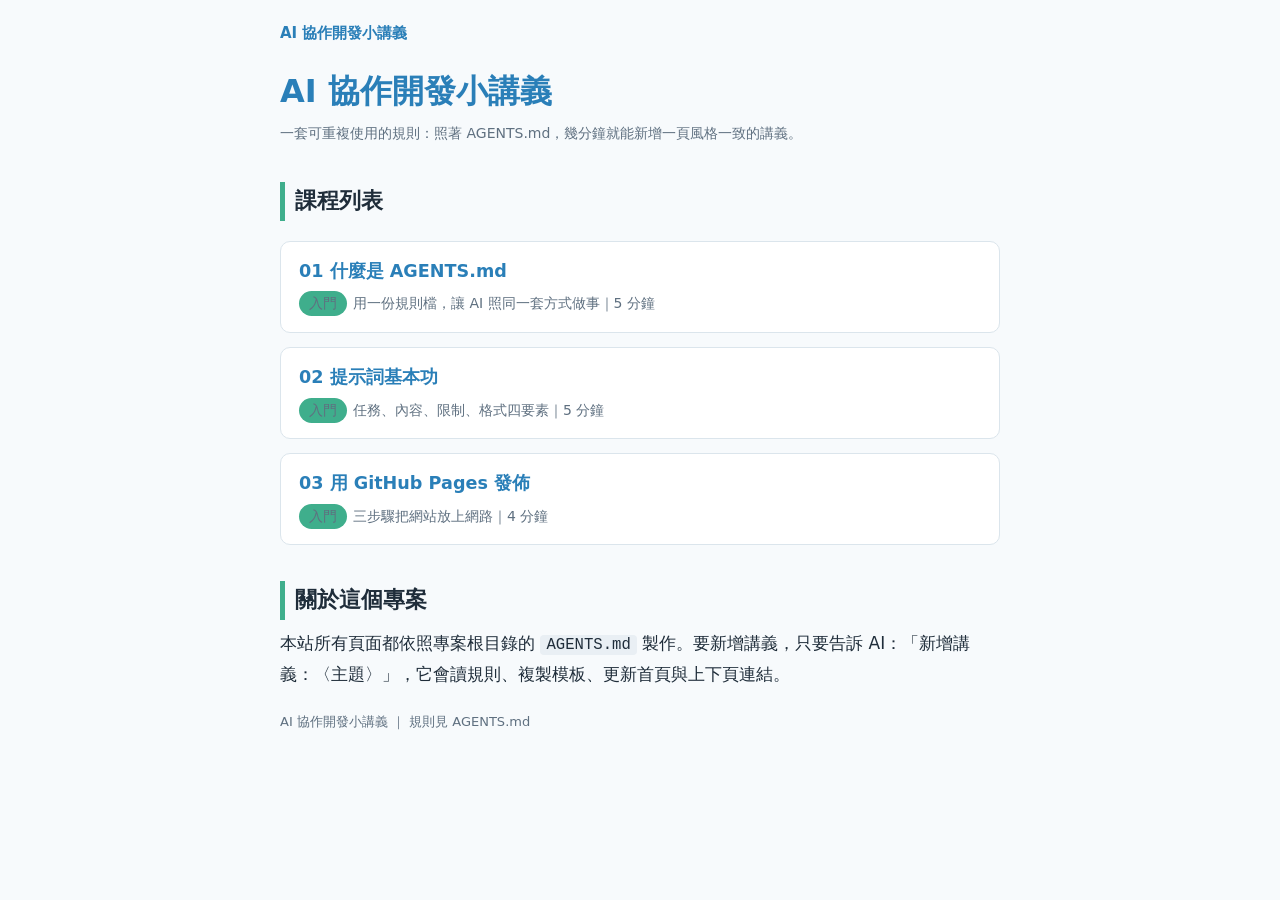
<file: index.html>
<!DOCTYPE html>
<html lang="zh-Hant-TW">
<head>
  <meta charset="UTF-8">
  <meta name="viewport" content="width=device-width, initial-scale=1">
  <title>AI 協作開發小講義</title>
  <meta name="description" content="用 AGENTS.md 規則檔，讓 AI 持續幫你擴充的講義網站。">
  <link rel="stylesheet" href="assets/style.css">
</head>
<body>
  <header class="site-header">
    <a href="index.html">AI 協作開發小講義</a>
  </header>

  <main>
    <h1>AI 協作開發小講義</h1>
    <p class="meta">一套可重複使用的規則：照著 AGENTS.md，幾分鐘就能新增一頁風格一致的講義。</p>

    <section>
      <h2>課程列表</h2>
      <div class="card-grid">
        <!-- LESSON-LIST:START -->
        <a class="card" href="lessons/01-what-is-agents-md.html">
          <strong>01 什麼是 AGENTS.md</strong>
          <span><span class="tag">入門</span>用一份規則檔，讓 AI 照同一套方式做事｜5 分鐘</span>
        </a>
        <a class="card" href="lessons/02-prompt-basics.html">
          <strong>02 提示詞基本功</strong>
          <span><span class="tag">入門</span>任務、內容、限制、格式四要素｜5 分鐘</span>
        </a>
        <a class="card" href="lessons/03-github-pages.html">
          <strong>03 用 GitHub Pages 發佈</strong>
          <span><span class="tag">入門</span>三步驟把網站放上網路｜4 分鐘</span>
        </a>
        <!-- LESSON-LIST:END -->
      </div>
    </section>

    <section>
      <h2>關於這個專案</h2>
      <p>本站所有頁面都依照專案根目錄的 <code>AGENTS.md</code> 製作。要新增講義，只要告訴 AI：「新增講義：〈主題〉」，它會讀規則、複製模板、更新首頁與上下頁連結。</p>
    </section>
  </main>

  <footer class="site-footer">
    AI 協作開發小講義 ｜ 規則見 AGENTS.md
  </footer>
</body>
</html>
</file>
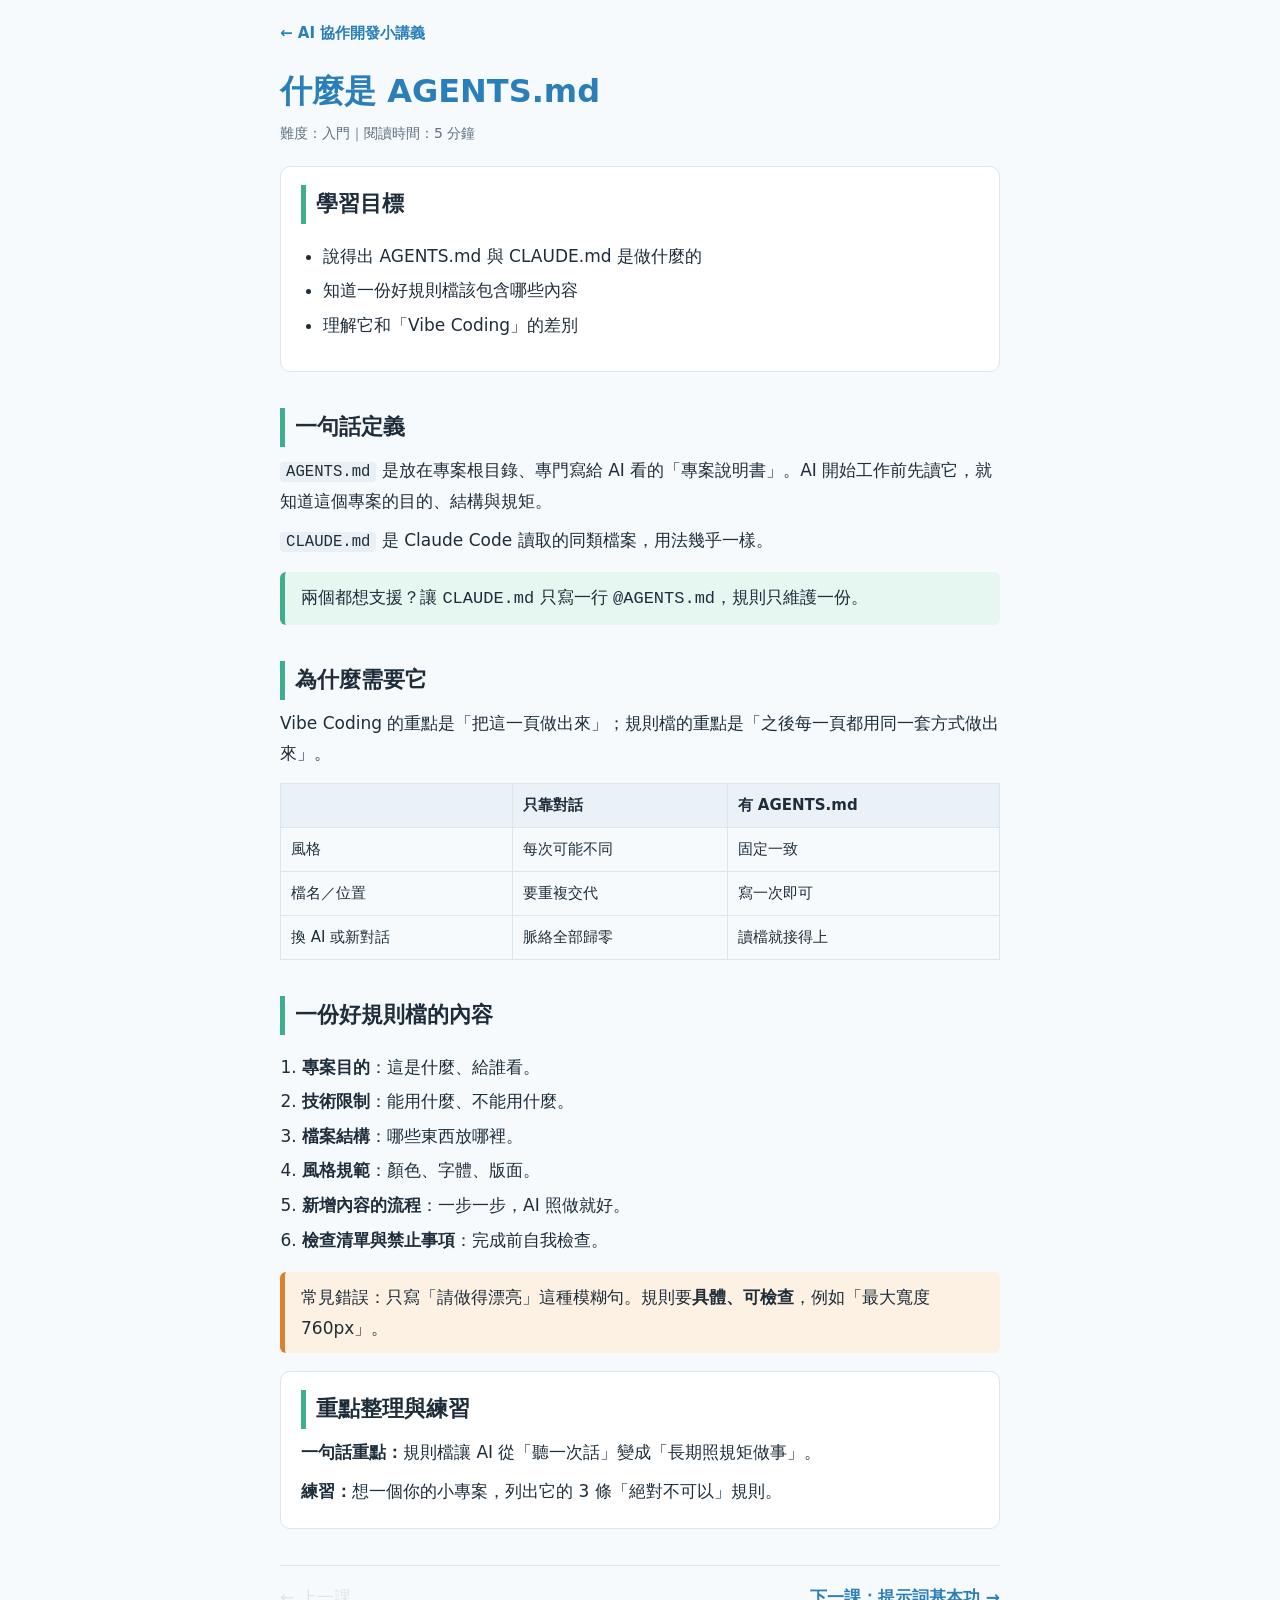
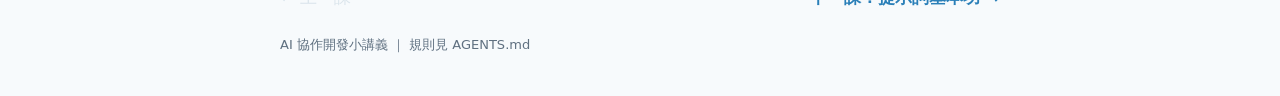
<file: 01-what-is-agents-md.html>
<!DOCTYPE html>
<html lang="zh-Hant-TW">
<head>
  <meta charset="UTF-8">
  <meta name="viewport" content="width=device-width, initial-scale=1">
  <title>什麼是 AGENTS.md | AI 協作開發小講義</title>
  <meta name="description" content="用一份規則檔，讓 AI 每次都照同一套方式幫你開發專案。">
  <link rel="stylesheet" href="../assets/style.css">
</head>
<body>
  <header class="site-header">
    <a href="../index.html">← AI 協作開發小講義</a>
  </header>

  <main>
    <h1>什麼是 AGENTS.md</h1>
    <p class="meta">難度：入門｜閱讀時間：5 分鐘</p>

    <section class="goal">
      <h2>學習目標</h2>
      <ul>
        <li>說得出 AGENTS.md 與 CLAUDE.md 是做什麼的</li>
        <li>知道一份好規則檔該包含哪些內容</li>
        <li>理解它和「Vibe Coding」的差別</li>
      </ul>
    </section>

    <section>
      <h2>一句話定義</h2>
      <p><code>AGENTS.md</code> 是放在專案根目錄、專門寫給 AI 看的「專案說明書」。AI 開始工作前先讀它，就知道這個專案的目的、結構與規矩。</p>
      <p><code>CLAUDE.md</code> 是 Claude Code 讀取的同類檔案，用法幾乎一樣。</p>
      <div class="callout tip">兩個都想支援？讓 <code>CLAUDE.md</code> 只寫一行 <code>@AGENTS.md</code>，規則只維護一份。</div>
    </section>

    <section>
      <h2>為什麼需要它</h2>
      <p>Vibe Coding 的重點是「把這一頁做出來」；規則檔的重點是「之後每一頁都用同一套方式做出來」。</p>
      <table>
        <tr><th></th><th>只靠對話</th><th>有 AGENTS.md</th></tr>
        <tr><td>風格</td><td>每次可能不同</td><td>固定一致</td></tr>
        <tr><td>檔名／位置</td><td>要重複交代</td><td>寫一次即可</td></tr>
        <tr><td>換 AI 或新對話</td><td>脈絡全部歸零</td><td>讀檔就接得上</td></tr>
      </table>
    </section>

    <section>
      <h2>一份好規則檔的內容</h2>
      <ol>
        <li><strong>專案目的</strong>：這是什麼、給誰看。</li>
        <li><strong>技術限制</strong>：能用什麼、不能用什麼。</li>
        <li><strong>檔案結構</strong>：哪些東西放哪裡。</li>
        <li><strong>風格規範</strong>：顏色、字體、版面。</li>
        <li><strong>新增內容的流程</strong>：一步一步，AI 照做就好。</li>
        <li><strong>檢查清單與禁止事項</strong>：完成前自我檢查。</li>
      </ol>
      <div class="callout warn">常見錯誤：只寫「請做得漂亮」這種模糊句。規則要<strong>具體、可檢查</strong>，例如「最大寬度 760px」。</div>
    </section>

    <section class="summary">
      <h2>重點整理與練習</h2>
      <p><strong>一句話重點：</strong>規則檔讓 AI 從「聽一次話」變成「長期照規矩做事」。</p>
      <p><strong>練習：</strong>想一個你的小專案，列出它的 3 條「絕對不可以」規則。</p>
    </section>

    <nav class="pager">
      <span class="disabled">← 上一課</span>
      <a href="02-prompt-basics.html">下一課：提示詞基本功 →</a>
    </nav>
  </main>

  <footer class="site-footer">
    AI 協作開發小講義 ｜ 規則見 AGENTS.md
  </footer>
</body>
</html>
</file>
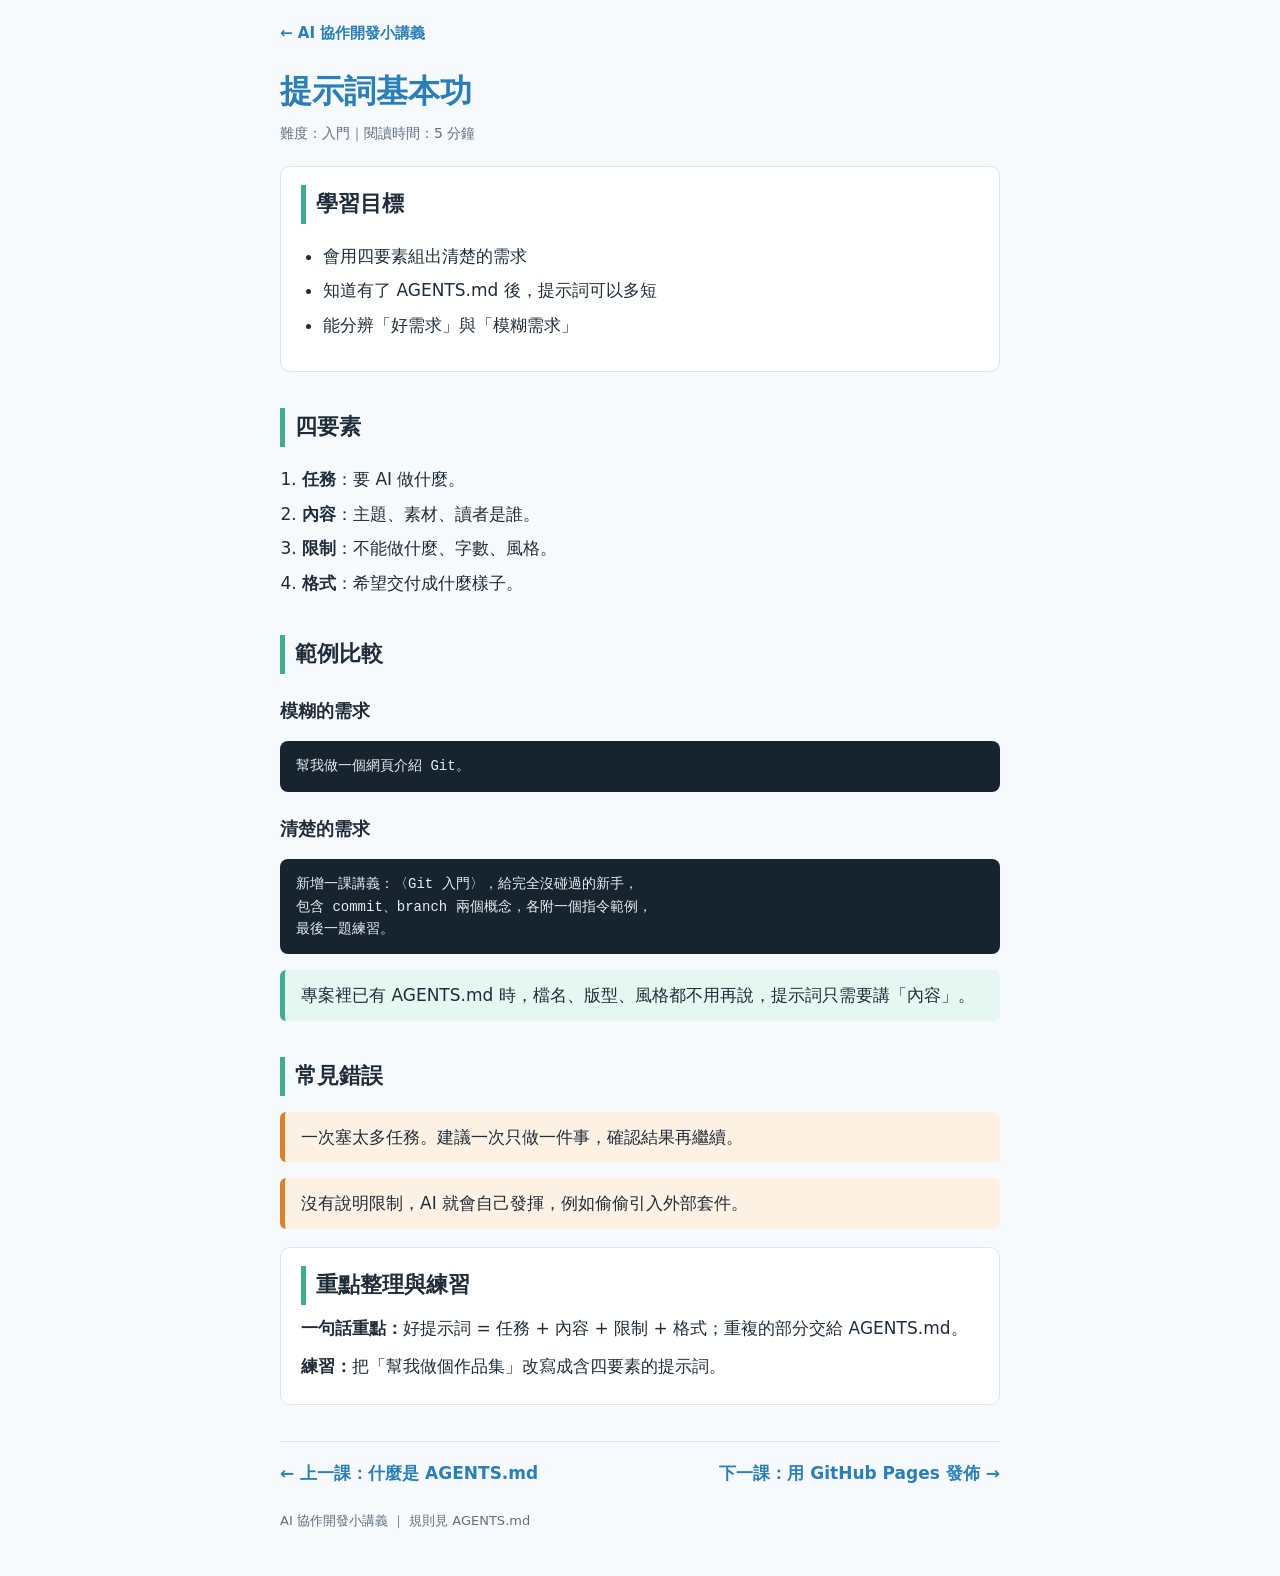
<file: 02-prompt-basics.html>
<!DOCTYPE html>
<html lang="zh-Hant-TW">
<head>
  <meta charset="UTF-8">
  <meta name="viewport" content="width=device-width, initial-scale=1">
  <title>提示詞基本功 | AI 協作開發小講義</title>
  <meta name="description" content="用「角色、任務、限制、格式」四要素，寫出 AI 看得懂的需求。">
  <link rel="stylesheet" href="../assets/style.css">
</head>
<body>
  <header class="site-header">
    <a href="../index.html">← AI 協作開發小講義</a>
  </header>

  <main>
    <h1>提示詞基本功</h1>
    <p class="meta">難度：入門｜閱讀時間：5 分鐘</p>

    <section class="goal">
      <h2>學習目標</h2>
      <ul>
        <li>會用四要素組出清楚的需求</li>
        <li>知道有了 AGENTS.md 後，提示詞可以多短</li>
        <li>能分辨「好需求」與「模糊需求」</li>
      </ul>
    </section>

    <section>
      <h2>四要素</h2>
      <ol>
        <li><strong>任務</strong>：要 AI 做什麼。</li>
        <li><strong>內容</strong>：主題、素材、讀者是誰。</li>
        <li><strong>限制</strong>：不能做什麼、字數、風格。</li>
        <li><strong>格式</strong>：希望交付成什麼樣子。</li>
      </ol>
    </section>

    <section>
      <h2>範例比較</h2>
      <h3>模糊的需求</h3>
      <pre><code>幫我做一個網頁介紹 Git。</code></pre>
      <h3>清楚的需求</h3>
      <pre><code>新增一課講義：〈Git 入門〉，給完全沒碰過的新手，
包含 commit、branch 兩個概念，各附一個指令範例，
最後一題練習。</code></pre>
      <div class="callout tip">專案裡已有 AGENTS.md 時，檔名、版型、風格都不用再說，提示詞只需要講「內容」。</div>
    </section>

    <section>
      <h2>常見錯誤</h2>
      <div class="callout warn">一次塞太多任務。建議一次只做一件事，確認結果再繼續。</div>
      <div class="callout warn">沒有說明限制，AI 就會自己發揮，例如偷偷引入外部套件。</div>
    </section>

    <section class="summary">
      <h2>重點整理與練習</h2>
      <p><strong>一句話重點：</strong>好提示詞 = 任務 + 內容 + 限制 + 格式；重複的部分交給 AGENTS.md。</p>
      <p><strong>練習：</strong>把「幫我做個作品集」改寫成含四要素的提示詞。</p>
    </section>

    <nav class="pager">
      <a href="01-what-is-agents-md.html">← 上一課：什麼是 AGENTS.md</a>
      <a href="03-github-pages.html">下一課：用 GitHub Pages 發佈 →</a>
    </nav>
  </main>

  <footer class="site-footer">
    AI 協作開發小講義 ｜ 規則見 AGENTS.md
  </footer>
</body>
</html>
</file>
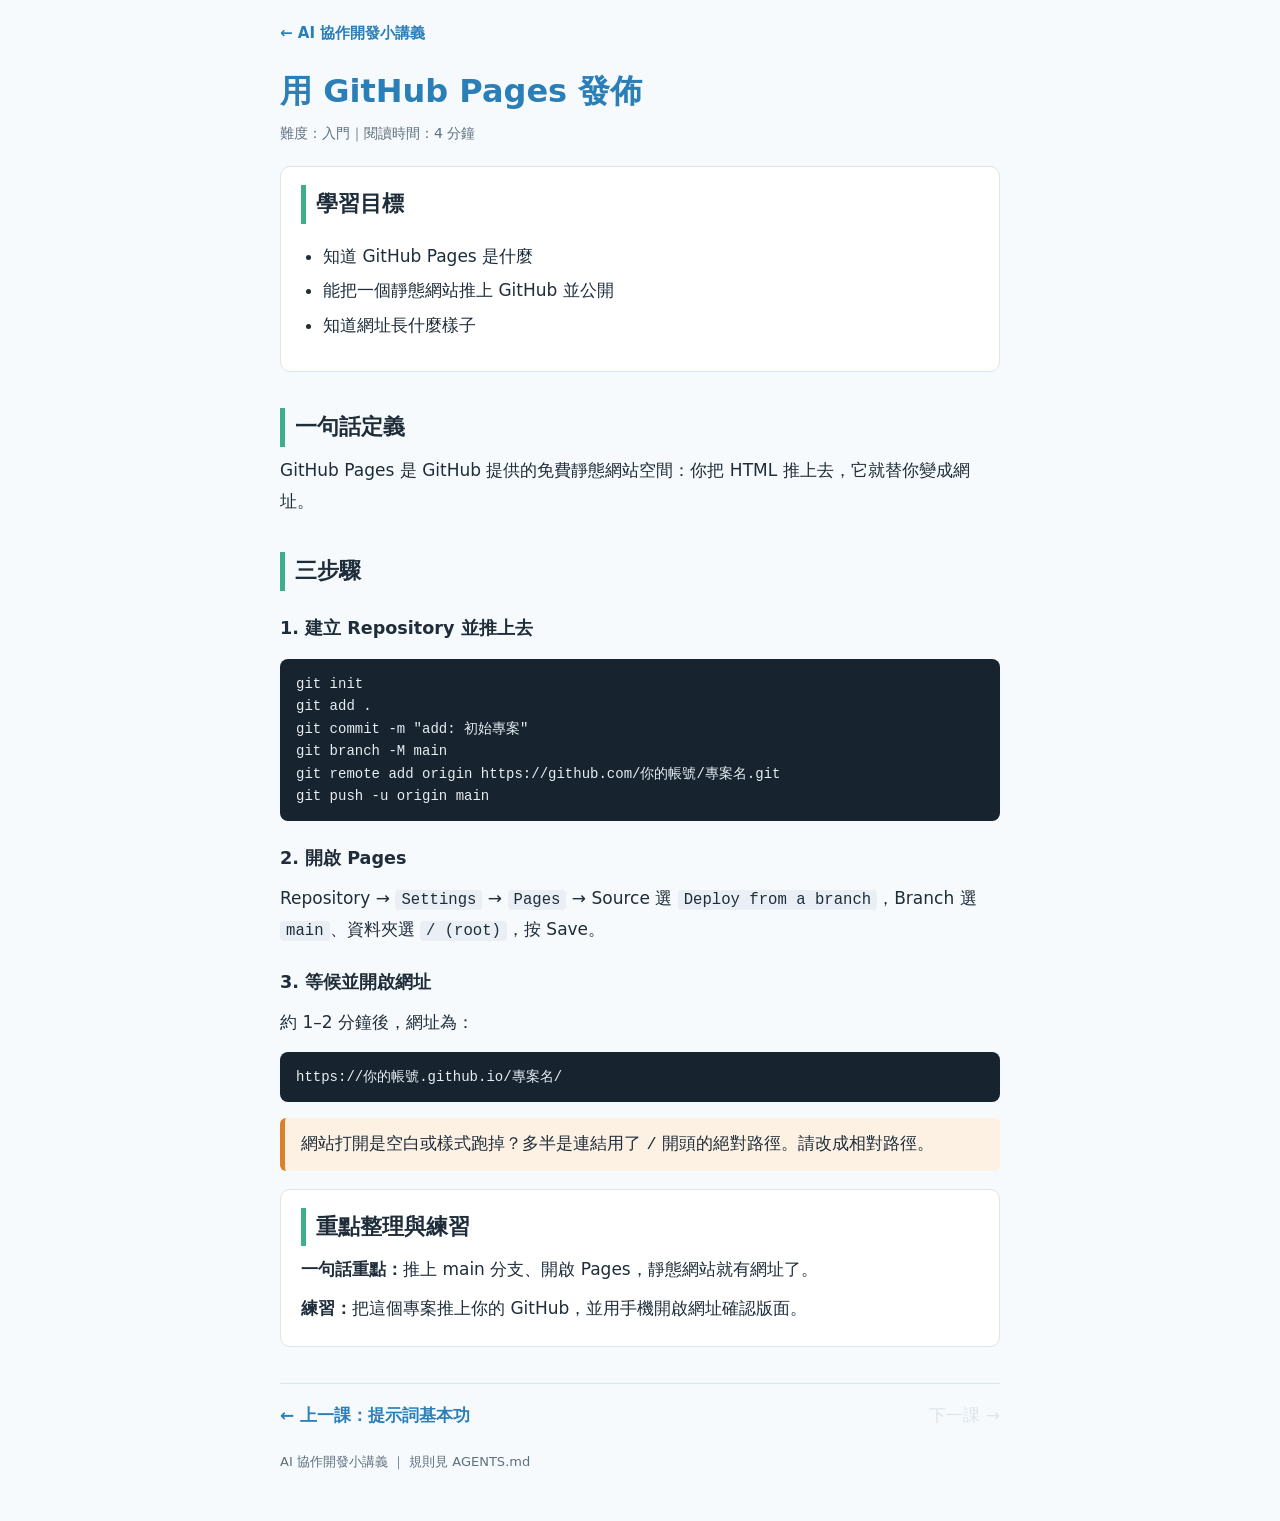
<file: 03-github-pages.html>
<!DOCTYPE html>
<html lang="zh-Hant-TW">
<head>
  <meta charset="UTF-8">
  <meta name="viewport" content="width=device-width, initial-scale=1">
  <title>用 GitHub Pages 發佈 | AI 協作開發小講義</title>
  <meta name="description" content="把靜態網站免費放上網路，三步驟完成。">
  <link rel="stylesheet" href="../assets/style.css">
</head>
<body>
  <header class="site-header">
    <a href="../index.html">← AI 協作開發小講義</a>
  </header>

  <main>
    <h1>用 GitHub Pages 發佈</h1>
    <p class="meta">難度：入門｜閱讀時間：4 分鐘</p>

    <section class="goal">
      <h2>學習目標</h2>
      <ul>
        <li>知道 GitHub Pages 是什麼</li>
        <li>能把一個靜態網站推上 GitHub 並公開</li>
        <li>知道網址長什麼樣子</li>
      </ul>
    </section>

    <section>
      <h2>一句話定義</h2>
      <p>GitHub Pages 是 GitHub 提供的免費靜態網站空間：你把 HTML 推上去，它就替你變成網址。</p>
    </section>

    <section>
      <h2>三步驟</h2>
      <h3>1. 建立 Repository 並推上去</h3>
      <pre><code>git init
git add .
git commit -m "add: 初始專案"
git branch -M main
git remote add origin https://github.com/你的帳號/專案名.git
git push -u origin main</code></pre>
      <h3>2. 開啟 Pages</h3>
      <p>Repository → <code>Settings</code> → <code>Pages</code> → Source 選 <code>Deploy from a branch</code>，Branch 選 <code>main</code>、資料夾選 <code>/ (root)</code>，按 Save。</p>
      <h3>3. 等候並開啟網址</h3>
      <p>約 1–2 分鐘後，網址為：</p>
      <pre><code>https://你的帳號.github.io/專案名/</code></pre>
      <div class="callout warn">網站打開是空白或樣式跑掉？多半是連結用了 <code>/</code> 開頭的絕對路徑。請改成相對路徑。</div>
    </section>

    <section class="summary">
      <h2>重點整理與練習</h2>
      <p><strong>一句話重點：</strong>推上 main 分支、開啟 Pages，靜態網站就有網址了。</p>
      <p><strong>練習：</strong>把這個專案推上你的 GitHub，並用手機開啟網址確認版面。</p>
    </section>

    <nav class="pager">
      <a href="02-prompt-basics.html">← 上一課：提示詞基本功</a>
      <span class="disabled">下一課 →</span>
    </nav>
  </main>

  <footer class="site-footer">
    AI 協作開發小講義 ｜ 規則見 AGENTS.md
  </footer>
</body>
</html>
</file>
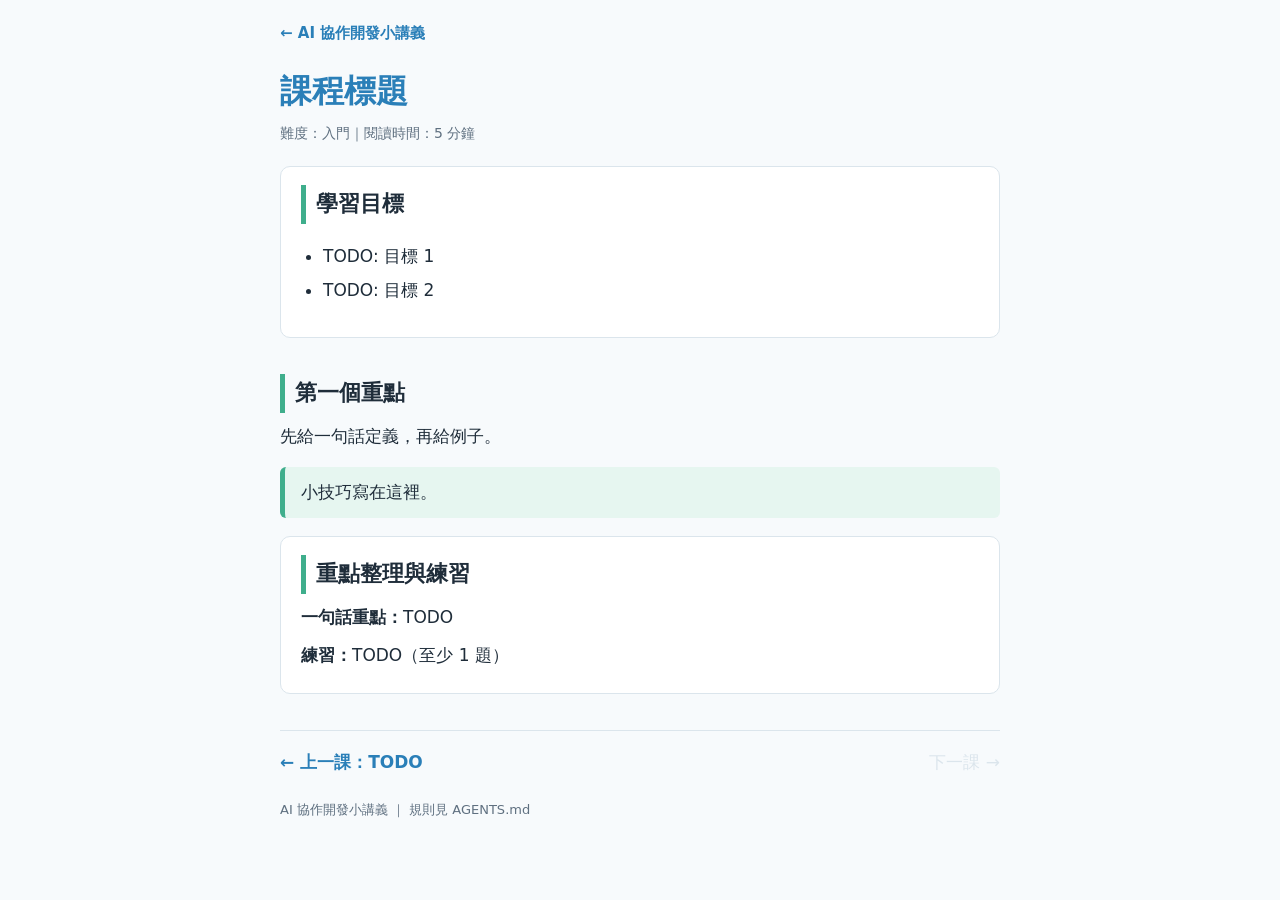
<file: lesson-template.html>
<!DOCTYPE html>
<html lang="zh-Hant-TW">
<head>
  <meta charset="UTF-8">
  <meta name="viewport" content="width=device-width, initial-scale=1">
  <!-- TODO: 改成「課程標題 | AI 協作開發小講義」 -->
  <title>課程標題 | AI 協作開發小講義</title>
  <meta name="description" content="TODO: 一句話描述本課內容">
  <link rel="stylesheet" href="../assets/style.css">
</head>
<body>
  <header class="site-header">
    <a href="../index.html">← AI 協作開發小講義</a>
  </header>

  <main>
    <h1>課程標題</h1>
    <p class="meta">難度：入門｜閱讀時間：5 分鐘</p>

    <section class="goal">
      <h2>學習目標</h2>
      <ul>
        <li>TODO: 目標 1</li>
        <li>TODO: 目標 2</li>
      </ul>
    </section>

    <section>
      <h2>第一個重點</h2>
      <p>先給一句話定義，再給例子。</p>
      <div class="callout tip">小技巧寫在這裡。</div>
    </section>

    <section class="summary">
      <h2>重點整理與練習</h2>
      <p><strong>一句話重點：</strong>TODO</p>
      <p><strong>練習：</strong>TODO（至少 1 題）</p>
    </section>

    <nav class="pager">
      <a href="NN-previous.html">← 上一課：TODO</a>
      <span class="disabled">下一課 →</span>
    </nav>
  </main>

  <footer class="site-footer">
    AI 協作開發小講義 ｜ 規則見 AGENTS.md
  </footer>
</body>
</html>
</file>
<file: assets/style.css>
/* ai-dev-notes 共用樣式表 — 規則見 AGENTS.md 第 4 節 */
:root {
  --brand: #2a7fb8;
  --accent: #3fae8c;
  --warn: #d9822b;
  --bg: #f7fafc;
  --text: #1f2d3a;
  --muted: #5f7080;
  --card: #ffffff;
  --border: #dbe5ec;
}

* { box-sizing: border-box; }

body {
  margin: 0;
  background: var(--bg);
  color: var(--text);
  font-family: "Microsoft JhengHei", "PingFang TC", "Noto Sans TC", system-ui, sans-serif;
  line-height: 1.8;
  font-size: 17px;
}

main, .site-header, .site-footer {
  max-width: 760px;
  margin: 0 auto;
  padding: 0 20px;
}

.site-header {
  padding-top: 20px;
  padding-bottom: 8px;
  font-size: 15px;
}
.site-header a { color: var(--brand); text-decoration: none; font-weight: 700; }
.site-header a:hover { text-decoration: underline; }

h1 { font-size: 2rem; line-height: 1.3; margin: 16px 0 4px; color: var(--brand); }
h2 {
  font-size: 1.35rem;
  margin: 36px 0 8px;
  padding-left: 10px;
  border-left: 5px solid var(--accent);
}
h3 { font-size: 1.1rem; margin: 22px 0 4px; }

p { margin: 8px 0; }
.meta { color: var(--muted); font-size: 14px; margin-bottom: 20px; }
a { color: var(--brand); }

section { margin-bottom: 8px; }

.goal, .summary {
  background: var(--card);
  border: 1px solid var(--border);
  border-radius: 10px;
  padding: 14px 20px;
  margin: 18px 0;
}
.goal h2, .summary h2 { margin-top: 4px; }

ul, ol { padding-left: 22px; }
li { margin: 4px 0; }

.callout {
  background: #e8f3fa;
  border-left: 5px solid var(--brand);
  border-radius: 6px;
  padding: 10px 16px;
  margin: 16px 0;
}
.callout.warn { background: #fdf1e3; border-left-color: var(--warn); }
.callout.tip  { background: #e6f6f0; border-left-color: var(--accent); }

pre {
  background: #17232e;
  color: #e6edf3;
  border-radius: 8px;
  padding: 14px 16px;
  overflow-x: auto;
  font-size: 14px;
  line-height: 1.6;
}
code { font-family: Consolas, "Courier New", monospace; }
p code, li code {
  background: #e9eff4;
  padding: 1px 6px;
  border-radius: 4px;
  font-size: 0.92em;
}

table { border-collapse: collapse; width: 100%; margin: 14px 0; font-size: 15px; }
th, td { border: 1px solid var(--border); padding: 8px 10px; text-align: left; }
th { background: #eaf2f8; }

.card-grid { display: grid; gap: 14px; margin: 20px 0; }
a.card {
  display: block;
  background: var(--card);
  border: 1px solid var(--border);
  border-radius: 10px;
  padding: 14px 18px;
  text-decoration: none;
  color: var(--text);
}
a.card:hover { border-color: var(--brand); box-shadow: 0 2px 10px rgba(42,127,184,.15); }
a.card strong { display: block; color: var(--brand); font-size: 1.1rem; }
a.card span { color: var(--muted); font-size: 14px; }

.tag {
  display: inline-block;
  background: var(--accent);
  color: #fff;
  font-size: 12px;
  border-radius: 999px;
  padding: 0 10px;
  margin-right: 6px;
}

.pager {
  display: flex;
  justify-content: space-between;
  gap: 12px;
  margin: 36px 0 8px;
  padding-top: 16px;
  border-top: 1px solid var(--border);
}
.pager a { text-decoration: none; font-weight: 700; }
.pager .disabled { color: var(--border); }

.site-footer {
  color: var(--muted);
  font-size: 13px;
  padding-top: 12px;
  padding-bottom: 40px;
}

@media (max-width: 480px) {
  body { font-size: 16px; }
  h1 { font-size: 1.6rem; }
}

/* ===== 擴充區：新增 class 請加在這裡，並同步更新 AGENTS.md 第 6 節 ===== */
</file>
